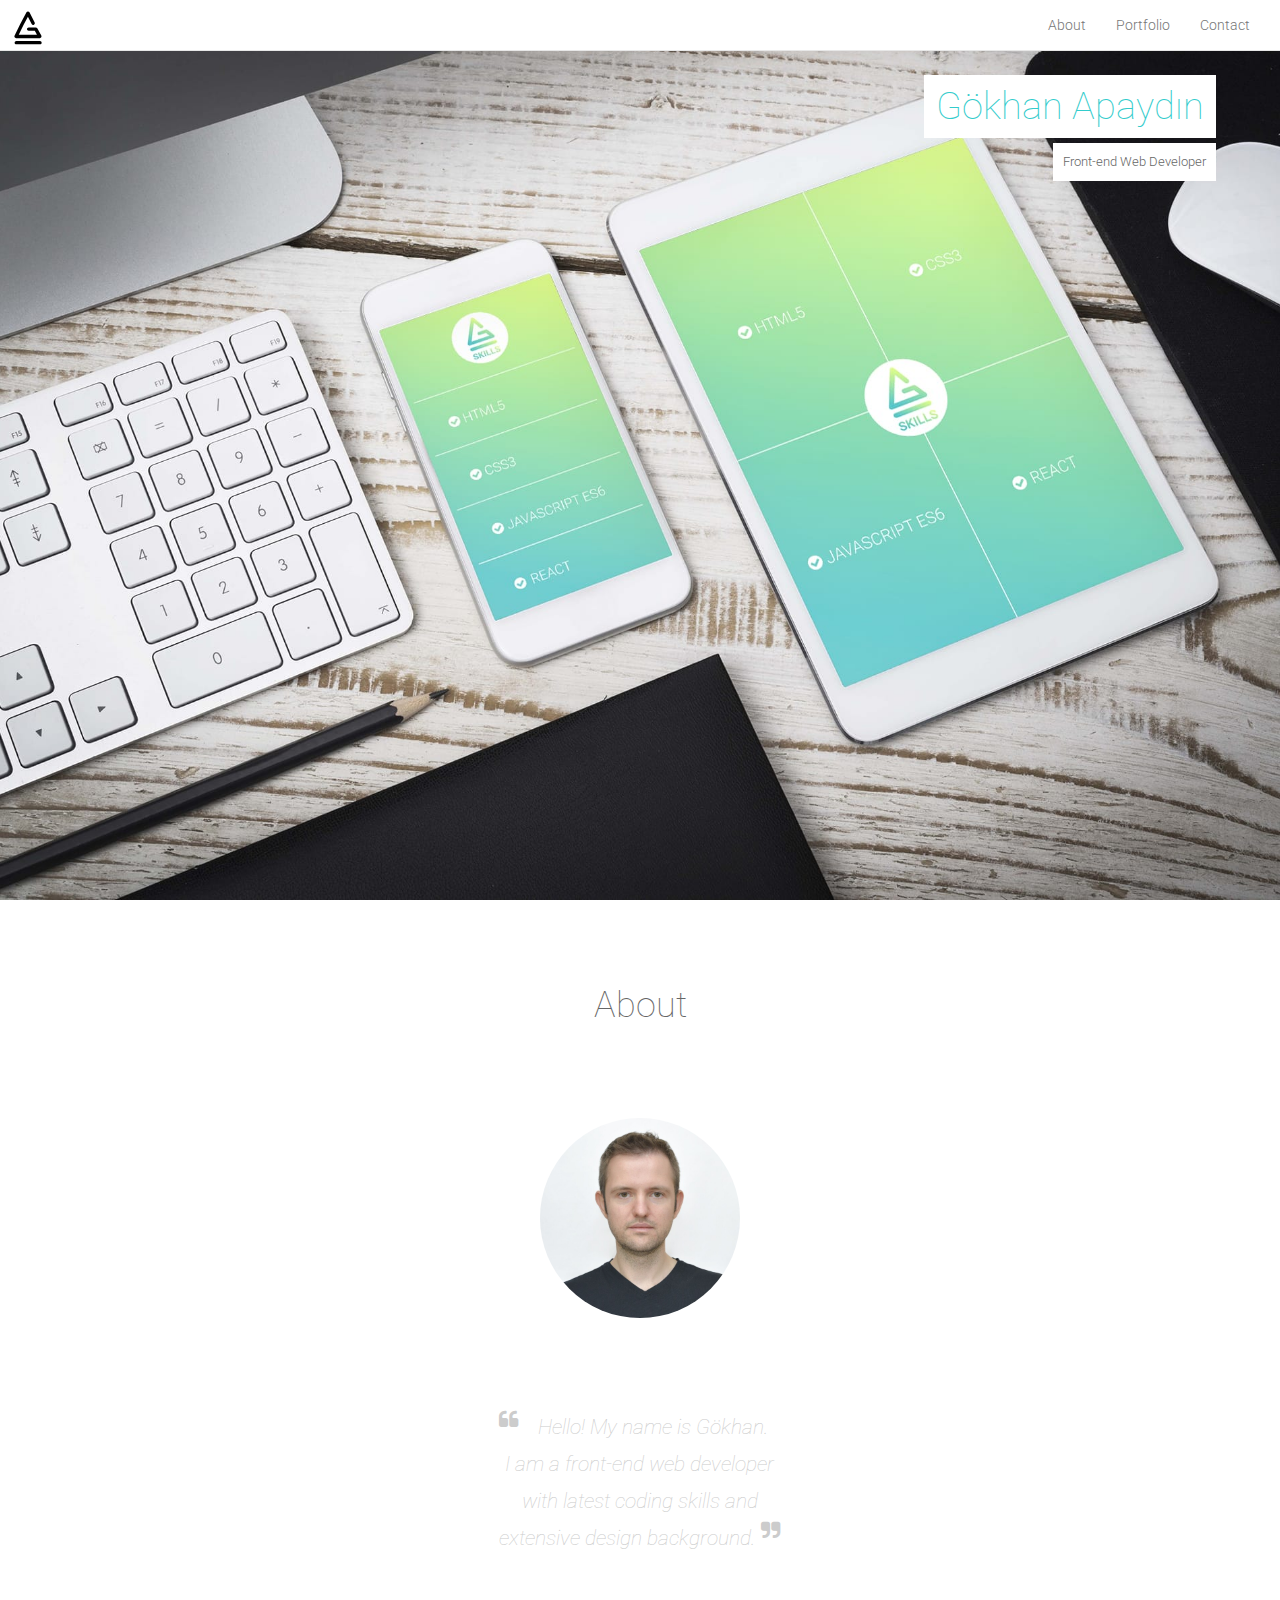
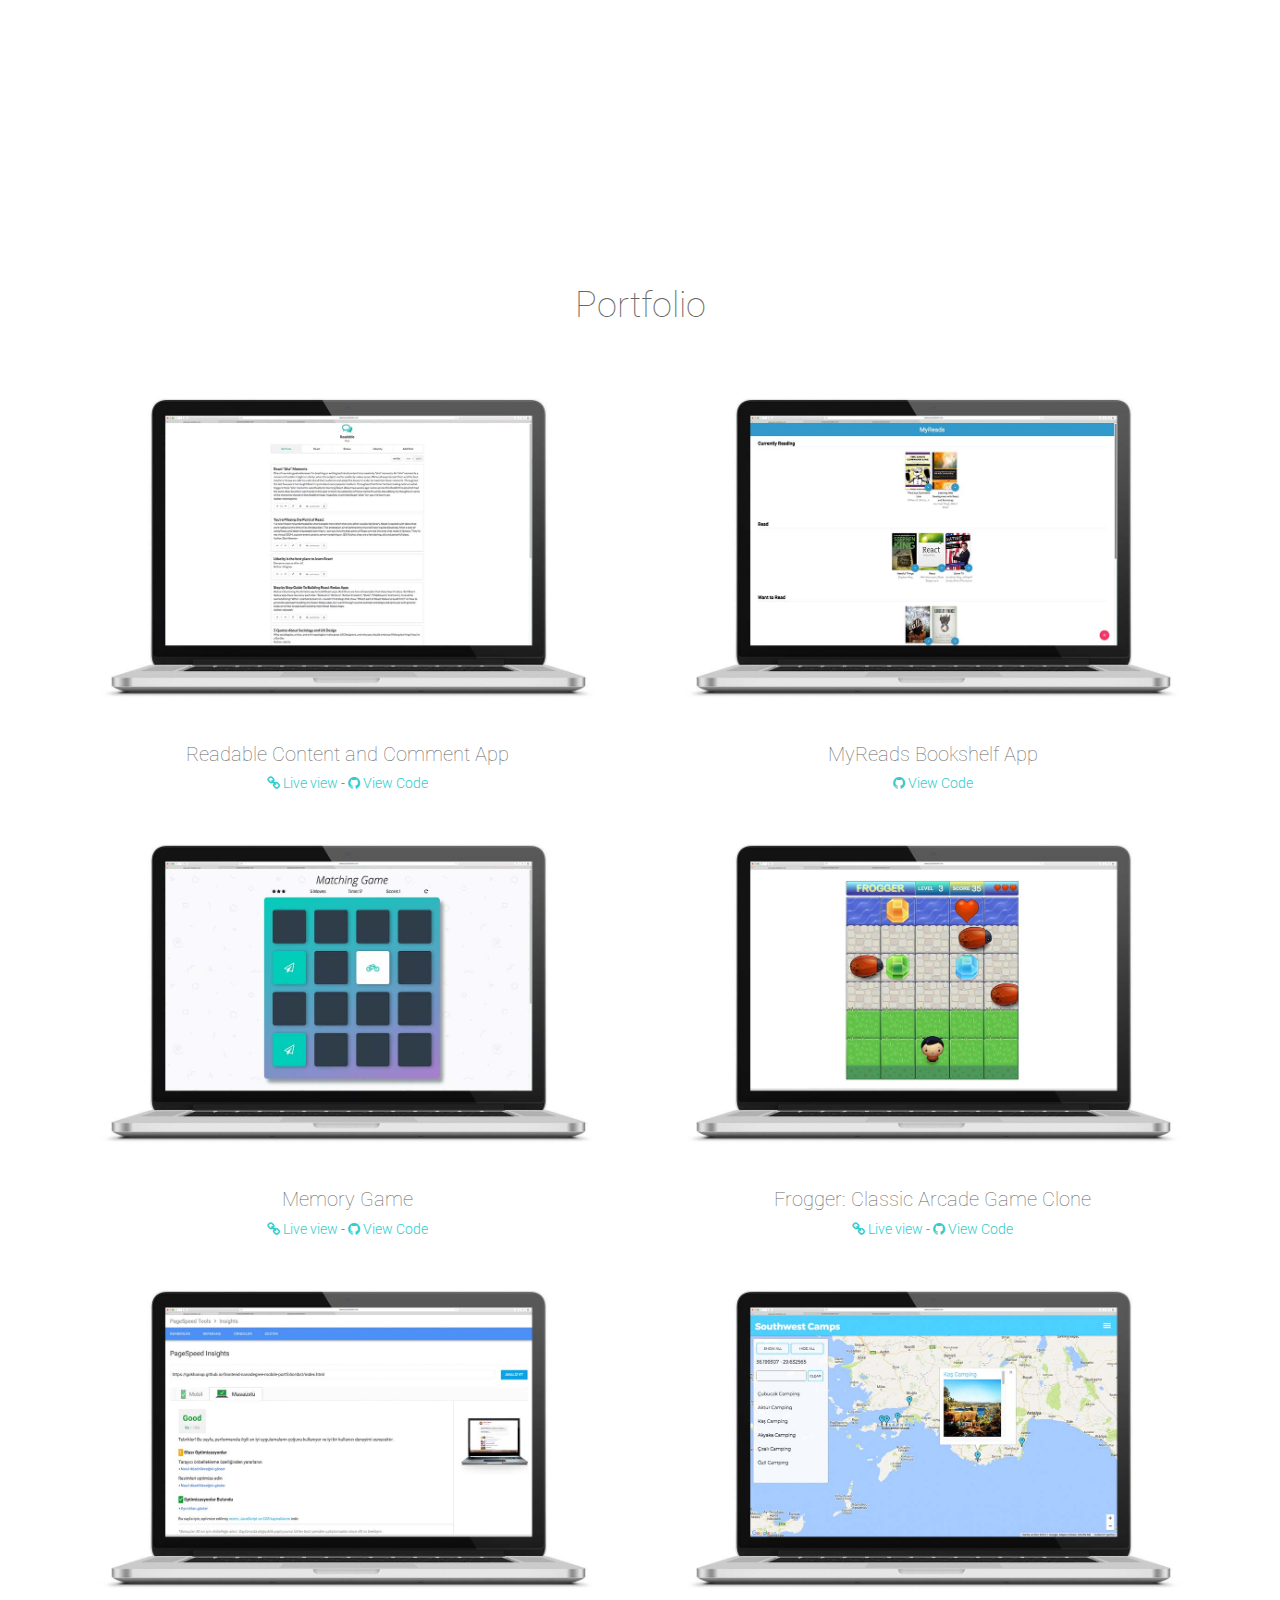
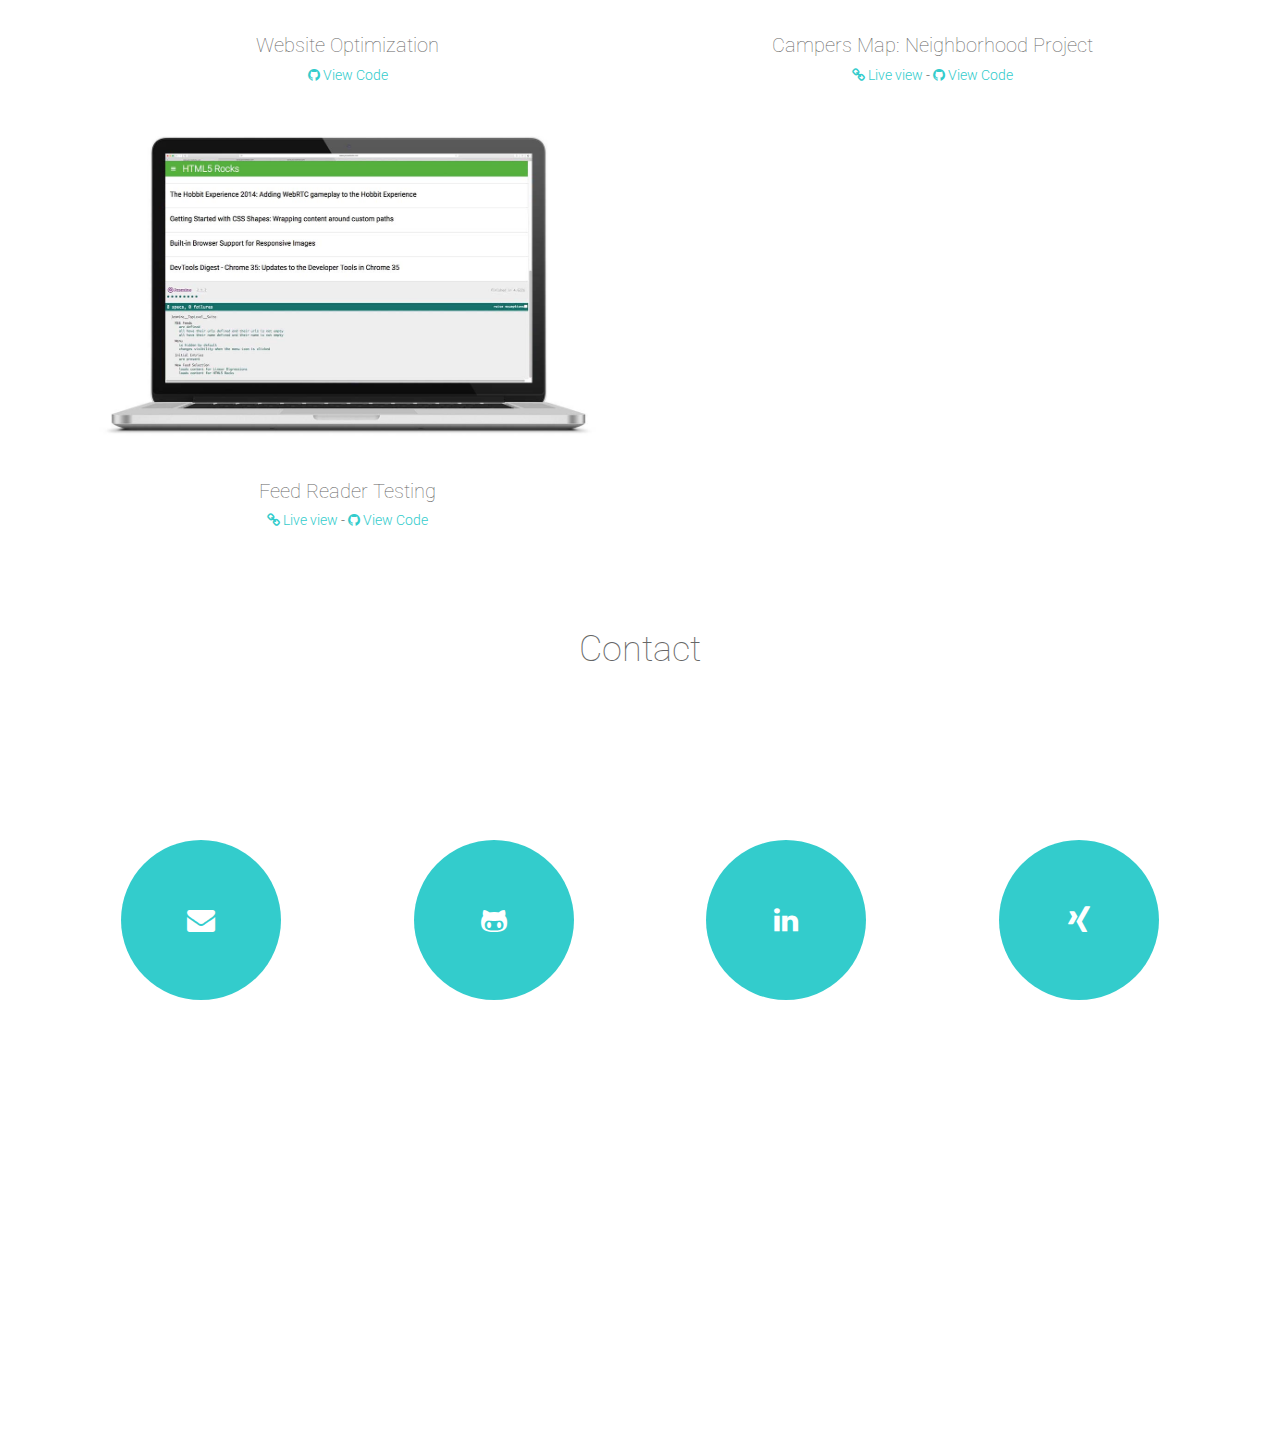
<file: index.html>
<!DOCTYPE html>
<html lang="en">

<head>
    <meta charset="utf-8">
    <meta http-equiv="X-UA-Compatible" content="IE=edge">
    <meta name="viewport" content="width=device-width, initial-scale=1">
    <title>Gokhan Apaydin Portfolio</title>
    <link rel="stylesheet" href="css/bootstrap.min.css">
    <link rel="stylesheet" href="css/style.css">
    <link href="https://fonts.googleapis.com/css?family=Roboto:100,300,400,700" rel="stylesheet">
    <link rel="stylesheet" href="font-awesome/css/font-awesome.min.css">
    <link rel="icon" href="img/logo2-08.png">
    <!-- Global site tag (gtag.js) - Google Analytics -->
    <script async src="https://www.googletagmanager.com/gtag/js?id=UA-104116201-1"></script>
    <script>
    window.dataLayer = window.dataLayer || [];
    function gtag(){dataLayer.push(arguments);}
    gtag('js', new Date());

    gtag('config', 'UA-104116201-1');
    </script>   
</head>

<body>
    
    <!-- HEADER -->
    <header id="home">
        <!-- NAVIGATION BAR -->
        <nav class="navbar navbar-default navbar-fixed-top">
            <div class="container-fluid">
                <div class="navbar-header">
                    <button type="button" class="navbar-toggle collapsed" data-toggle="collapse" data-target="#navbar" aria-expanded="false" aria-controls="navbar">
                        <span class="sr-only">Toggle navigation</span>
                        <span class="icon-bar"></span>
                        <span class="icon-bar"></span>
                        <span class="icon-bar"></span>
                    </button>
                    <a class="navbar-brand" href="#welcome"><img alt="Brand" src="img/logo2-08.svg" height="36px">
                    </a>
                </div>
                <div id="navbar" class="navbar-collapse collapse">
                    <ul class="nav navbar-nav pull-right">
                        <li><a href="#about">About</a>
                        </li>
                        <li><a href="#portfolio">Portfolio</a>
                        </li>
                        <li><a href="#contact">Contact</a>
                        </li>
                    </ul>
                </div>
            </div>
        </nav>
    </header>

    <!-- WELCOME (FLEX)-->
    <section id="welcome">
        <div id="message">
            <h1 id="name">Gökhan Apaydın<br></h1>
            <h3 id="role">Front-end Web Developer</h3>
        </div>
    </section>

    <!-- ABOUT (BOOTSTRAP)-->
    <div class="container">
        <section id="about">
            <div class="row">
                <div class="col-md-12">
                    <h2>About</h2>
                </div>
            </div>
            <div class="row">
                <div class="col-md-12">
                    <div id="bio">
                        <div class="biopic-container"><img src="img/propic.jpg" class="biopic" alt="Photo of Gökhan">
                        </div>
                        <div id="about-message">
                            <p><i class="fa fa-quote-left fa-pull-left" aria-hidden="true"></i>Hello! My name is Gökhan.
                                <br>I am a front-end web developer
                                <br>with latest coding skills and
                                <br>extensive design background.<i class="fa fa-quote-right fa-pull-right" aria-hidden="true"></i>
                            </p>
                        </div>
                    </div>
                </div>
            </div>
        </section>

        <!-- PORTFOLIO (BOOTSTRAP)-->
        <section id="portfolio">
            <div class="row">
                <div class="col-md-12">
                    <h2>Portfolio</h2>
                </div>
            </div>
            <div class="row">
                <article class="col-md-6">
                    <img src="img/p_readable_500.jpg" srcset="img/p_readable_500.jpg 500w, img/p_readable_800.jpg 800w, img/p_readable_1200.jpg 1200w" sizes="100%" class="img-responsive" alt="Readable screenshot" data-toggle="modal" data-target="#p_readable">
                    <h3>Readable Content and Comment App</h3>
                    <p>
                        <a href="https://readableapp.gokhanapaydin.com/" target="_blank">
                            <span class="fa fa-link"></span> Live view
                        </a>
                        <span> - </span>
                        <a href="https://github.com/gokhanap/reactnd-project-readable-starter" target="_blank">
                            <span class="fa fa-github"></span> View Code
                        </a>
                    </p>
                </article>
                <article class="col-md-6">
                    <img src="img/p_myreads_500.jpg" srcset="img/p_myreads_500.jpg 500w, img/p_myreads_800.jpg 800w, img/p_myreads_1200.jpg 1200w" sizes="100%" class="img-responsive" alt="Myreads screenshot" data-toggle="modal" data-target="#p_myreads">
                    <h3>MyReads Bookshelf App</h3>
                    <p>
                        <a href="https://github.com/gokhanap/reactnd-project-myreads-starter" target="_blank">
                            <span class="fa fa-github"></span> View Code
                        </a>
                    </p>
                </article>
            </div>

            <div class="row">
                <article class="col-md-6">
                    <img src="img/p_memory_500.jpg" srcset="img/p_memory_500.jpg 500w, img/p_memory_800.jpg 800w, img/p_memory_1200.jpg 1200w" sizes="100%" class="img-responsive" alt="Memory game screenshot" data-toggle="modal" data-target="#p_memory">
                    <h3 data-toggle="modal" data-target="#p_memory">Memory Game</h3>
                    <p>
                        <a href="https://gokhanap.github.io/fend-project-memory-game/" target="_blank">
                            <span class="fa fa-link"></span> Live view
                        </a>
                        <span> - </span>
                        <a href="https://github.com/gokhanap/fend-project-memory-game/" target="_blank">
                            <span class="fa fa-github"></span> View Code
                        </a>
                    </p>
                </article>

                <article class="col-md-6">
                    <img src="img/project2_500.jpg" srcset="img/project2_500.jpg 500w, img/project2_800.jpg 800w, img/project2_1200.jpg 1200w" sizes="100%" class="img-responsive" alt="Project2 screenshot" data-toggle="modal" data-target="#project2">
                    <h3>Frogger: Classic Arcade Game Clone</h3>
                    <p>
                        <a href="https://gokhanap.github.io/frontend-nanodegree-arcade-game/" target="_blank">
                            <span class="fa fa-link"></span> Live view
                        </a>
                        <span> - </span>
                        <a href="https://github.com/gokhanap/frontend-nanodegree-arcade-game" target="_blank">
                            <span class="fa fa-github"></span> View Code
                        </a>
                    </p>
                </article>
            </div>

            <div class="row">
                <article class="col-md-6">
                    <img src="img/project3_500.jpg" srcset="img/project3_500.jpg 500w, img/project3_800.jpg 800w, img/project3_1200.jpg 1200w" sizes="100%" class="img-responsive" alt="Project3 screenshot" data-toggle="modal" data-target="#project3">
                    <h3>Website Optimization</h3>
                    <p>
                        <a href="https://github.com/gokhanap/frontend-nanodegree-mobile-portfolio" target="_blank">
                            <span class="fa fa-github"></span> View Code
                        </a>
                    </p>
                </article>
                <article class="col-md-6">
                    <img src="img/project4_500.jpg" srcset="img/project4_500.jpg 500w, img/project4_800.jpg 800w, img/project4_1200.jpg 1200w" sizes="100%" class="img-responsive" alt="Project4 screenshot" data-toggle="modal" data-target="#project4">
                    <h3>Campers Map: Neighborhood Project</h3>
                    <p>
                        <a href="https://gokhanap.github.io/frontend-nanodegree-neighborhood/index.html" target="_blank">
                            <span class="fa fa-link"></span> Live view
                        </a>
                        <span> - </span>
                        <a href="https://github.com/gokhanap/frontend-nanodegree-neighborhood" target="_blank">
                            <span class="fa fa-github"></span> View Code
                        </a>
                    </p>
                </article>
            </div>

            <div class="row">
                <article class="col-md-6">
                    <img src="img/project5_500.jpg" srcset="img/project5_500.jpg 500w, img/project5_800.jpg 800w, img/project5_1200.jpg 1200w" sizes="100%" class="img-responsive" alt="Project5 screenshot" data-toggle="modal" data-target="#project5">
                    <h3>Feed Reader Testing</h3>
                    <p>
                        <a href="https://gokhanap.github.io/frontend-nanodegree-feedreader/index.html" target="_blank">
                            <span class="fa fa-link"></span> Live view
                        </a>
                        <span> - </span>
                        <a href="https://github.com/gokhanap/frontend-nanodegree-feedreader" target="_blank">
                            <span class="fa fa-github"></span> View Code
                        </a>
                    </p>
                </article>
            </div>
        </section>

        <!-- CONTACT (BOOTSTRAP)-->
        <section id="contact">
            <div class="row">
                <div class="col-md-12 text-center">
                    <h2>Contact</h2>
                </div>
            </div>
            <div class="row">
                <div class="col-sm-3 col-xs-12">
                    <a href="mailto:gapay84@gmail.com">
                        <div class="contact-item">
                            <span class="fa fa-envelope fa-2x"></span>
                        </div>
                    </a>
                </div>
                <div class="col-sm-3 col-xs-12">
                    <a href="https://github.com/gokhanap" target="_blank">
                        <div class="contact-item">
                            <span class="fa fa-github-alt fa-2x"></span>
                        </div>
                    </a>
                </div>
                <div class="col-sm-3 col-xs-12">
                    <a href="https://www.linkedin.com/in/gapaydin" target="_blank">
                        <div class="contact-item">
                            <span class="fa fa-linkedin fa-2x"></span>
                        </div>
                    </a>
                </div>
                <div class="col-sm-3 col-xs-12">
                    <a href="https://www.xing.com/profile/ZGokhan_Apaydin" target="_blank">
                        <div class="contact-item">
                            <span class="fa fa-xing fa-2x"></span>
                        </div>
                    </a>
                </div>
            </div>
        </section>
    </div>

    <!-- Modal-->
    <!-- p_readable -->
    <div class="modal fade" id="p_readable" tabindex="-1" role="dialog" aria-labelledby="myModalLabel" aria-hidden="true">
        <div class="modal-dialog">
            <div class="modal-content">
                <div class="modal-header">
                    <h4 class="modal-title">Readable Content and Comment App</h4>
                </div>
                <div class="modal-body">
                    <img class="img-responsive" src="./img/p_readable_800.jpg"> 
                    
                    <p>Built a social content and discussion web application that allows users to submit content in addition to voting and commenting. Leveraged React to build a dynamic user interface, as well as Redux to manage global application state.</p>

                </div>
                <div class="modal-footer">                    
                    <button type="button" class="btn btn-link"> 
                        <a href="https://readableapp.gokhanapaydin.com/" style="color:inherit" target="_blank">
                            <span class="fa fa-link"></span>
                            Live View
                        </a>
                    </button>
                    <button type="button" class="btn btn-link"> 
                        <a href="https://github.com/gokhanap/reactnd-project-readable-starter" style="color:inherit" target="_blank">
                            <span class="fa fa-github"></span>
                            View Code
                        </a>
                    </button>                  
                    <button type="button" class="btn btn-default" data-dismiss="modal">Close</button>
                </div>
            </div>
        </div>
    </div>

    <!-- p_myreads -->
    <div class="modal fade" id="p_myreads" tabindex="-1" role="dialog" aria-labelledby="myModalLabel" aria-hidden="true">
        <div class="modal-dialog">
            <div class="modal-content">
                <div class="modal-header">
                    <h4 class="modal-title">MyReads Bookshelf App</h4>
                </div>
                <div class="modal-body">
                    <img class="img-responsive" src="./img/p_myreads_800.jpg"> Built a responsive web application that allows users to select and categorize books into a virtual bookshelf. Leveraged React to support a dynamic user interface that interacts with an API server and client library.
                </div>
                <div class="modal-footer">                    
                        <!-- <button type="button" class="btn btn-link"> 
                            <a href="#" style="color:inherit" target="_blank">
                                <span class="fa fa-link"></span>
                                Live View
                            </a>
                        </button> -->
                        <button type="button" class="btn btn-link"> 
                            <a href="https://github.com/gokhanap/reactnd-project-myreads-starter" style="color:inherit" target="_blank">
                                <span class="fa fa-github"></span>
                                View Code
                            </a>
                        </button>                  
                        <button type="button" class="btn btn-default" data-dismiss="modal">Close</button>
                </div>
            </div>
        </div>
    </div>

    <!-- p_memory -->
    <div class="modal fade" id="p_memory" tabindex="-1" role="dialog" aria-labelledby="myModalLabel" aria-hidden="true">
        <div class="modal-dialog">
            <div class="modal-content">
                <div class="modal-header">
                    <h4 class="modal-title">Memory Game</h4>                  
                </div>
                <div class="modal-body">
                    <img class="img-responsive" src="./img/p_memory_800.jpg"> 
                    An interactive memory game made for udacity front-end web developer nanodegree program.
                </div>
                <div class="modal-footer">                    
                        <button type="button" class="btn btn-link"> 
                            <a href="https://gokhanap.github.io/fend-project-memory-game/" style="color:inherit" target="_blank">
                                <span class="fa fa-link"></span>
                                Live View
                            </a>
                        </button>
                        <button type="button" class="btn btn-link"> 
                            <a href="https://github.com/gokhanap/fend-project-memory-game/" style="color:inherit" target="_blank">
                                <span class="fa fa-github"></span>
                                View Code
                            </a>
                        </button>                  
                        <button type="button" class="btn btn-default" data-dismiss="modal">Close</button>
                </div>
            </div>
        </div>
    </div>
    <!-- Project2 -->
    <div class="modal fade" id="project2" tabindex="-1" role="dialog" aria-labelledby="myModalLabel" aria-hidden="true">
        <div class="modal-dialog">
            <div class="modal-content">
                <div class="modal-header">
                    <h4 class="modal-title">Frogger: Classic Arcade Game Clone</h4>
                </div>
                <div class="modal-body">
                    <img class="img-responsive" src="./img/project2_800.jpg"> An HTML5 Canvas powered video game, developed using the best practices in Object Oriented JavaScript.
                </div>
                <div class="modal-footer">                    
                        <button type="button" class="btn btn-link"> 
                            <a href="https://gokhanap.github.io/frontend-nanodegree-arcade-game/" style="color:inherit" target="_blank">
                                <span class="fa fa-link"></span>
                                Live View
                            </a>
                        </button>
                        <button type="button" class="btn btn-link"> 
                            <a href="https://github.com/gokhanap/frontend-nanodegree-arcade-game" style="color:inherit" target="_blank">
                                <span class="fa fa-github"></span>
                                View Code
                            </a>
                        </button>                  
                        <button type="button" class="btn btn-default" data-dismiss="modal">Close</button>
                </div>
            </div>
        </div>
    </div>

    <!-- Project3 -->
    <div class="modal fade" id="project3" tabindex="-1" role="dialog" aria-labelledby="myModalLabel" aria-hidden="true">
        <div class="modal-dialog">
            <div class="modal-content">
                <div class="modal-header">
                    <h4 class="modal-title">Website Optimization</h4>
                </div>
                <div class="modal-body">
                    <img class="img-responsive" src="./img/project3_800.jpg"> Optimized an inefficient web application's JavaScript, CSS and assets delivery, ensuring it runs at 60fps and achieves a PageSpeed score of at least 90.
                </div>
                <div class="modal-footer">                    
                        <!-- <button type="button" class="btn btn-link"> 
                            <a href="#" style="color:inherit" target="_blank">
                                <span class="fa fa-link"></span>
                                Live View
                            </a>
                        </button> -->
                        <button type="button" class="btn btn-link"> 
                            <a href="https://github.com/gokhanap/frontend-nanodegree-mobile-portfolio" style="color:inherit" target="_blank">
                                <span class="fa fa-github"></span>
                                View Code
                            </a>
                        </button>                  
                        <button type="button" class="btn btn-default" data-dismiss="modal">Close</button>
                </div>
            </div>
        </div>
    </div>

    <!-- Project4 -->
    <div class="modal fade" id="project4" tabindex="-1" role="dialog" aria-labelledby="myModalLabel" aria-hidden="true">
        <div class="modal-dialog">
            <div class="modal-content">
                <div class="modal-header">
                    <h4 class="modal-title">Campers Map: Neighborhood Project</h4>
                </div>
                <div class="modal-body">
                    <img class="img-responsive" src="./img/project4_800.jpg"> A single-page web application, built using the Knockout framework, that displays a Google Map of an area and various points of interest. Users can search all included landmarks and, when selected, additional photos from a landmark is presented from the FourSquare API.
                </div>
                <div class="modal-footer">                    
                        <button type="button" class="btn btn-link"> 
                            <a href="https://gokhanap.github.io/frontend-nanodegree-neighborhood/index.html" style="color:inherit" target="_blank">
                                <span class="fa fa-link"></span>
                                Live View
                            </a>
                        </button>
                        <button type="button" class="btn btn-link"> 
                            <a href="https://github.com/gokhanap/frontend-nanodegree-neighborhood" style="color:inherit" target="_blank">
                                <span class="fa fa-github"></span>
                                View Code
                            </a>
                        </button>                  
                        <button type="button" class="btn btn-default" data-dismiss="modal">Close</button>
                </div>
            </div>
        </div>
    </div>

    <!-- Project5 -->
    <div class="modal fade" id="project5" tabindex="-1" role="dialog" aria-labelledby="myModalLabel" aria-hidden="true">
        <div class="modal-dialog">
            <div class="modal-content">
                <div class="modal-header">
                    <h4 class="modal-title">Feed Reader Testing</h4>
                </div>
                <div class="modal-body">
                    <img class="img-responsive" src="./img/project5_800.jpg"> Wrote comprehensive unit tests, using the Jasmine testing framework, for an RSS Feed Reader application that uses Google's RSS API.
                </div>
                <div class="modal-footer">                    
                        <button type="button" class="btn btn-link"> 
                            <a href="https://gokhanap.github.io/frontend-nanodegree-feedreader/index.html" style="color:inherit" target="_blank">
                                <span class="fa fa-link"></span>
                                Live View
                            </a>
                        </button>
                        <button type="button" class="btn btn-link"> 
                            <a href="https://github.com/gokhanap/frontend-nanodegree-feedreader" style="color:inherit" target="_blank">
                                <span class="fa fa-github"></span>
                                View Code
                            </a>
                        </button>                  
                        <button type="button" class="btn btn-default" data-dismiss="modal">Close</button>
                </div>
            </div>
        </div>
    </div>

    <!-- Bootstrap core JavaScript
    ================================================== -->
    <!-- Placed at the end of the document so the pages load faster -->
    <script src="https://ajax.googleapis.com/ajax/libs/jquery/1.12.4/jquery.min.js"></script>
    <script src="js/myjavascript.js"></script>
    <script>
        window.jQuery || document.write('<script src="../../assets/js/vendor/jquery.min.js"><\/script>')
    </script>
    <script src="js/bootstrap.min.js"></script>
</body>

</html>
</file>
<file: css/style.css>
/* General Style */
body {
    font-family: "Roboto", Helvetica, Arial, sans-serif;
    font-weight: 300;
    padding-top: 50px;
    padding-bottom: 0px;
    color: #666;
}
article>img {
    cursor: pointer;
}
h2 {
    font-weight: 100;
    font-size: 36px;
    color: #666;
    margin-top: 30px;
    text-align: center;
}
h3 {
    font-weight: 100;
    font-size: 20px;
    color: #666;
    margin-top: 5px;
    margin-bottom: 5px;
}
h4 {
    font-weight: 100;
    font-size: 18px;
    color: #666;
}
p {
    margin-top: 0;
}
a {
    color: #3cc;
}
article {
    display: inline-block;
}

/* Welcome Section */
#welcome {
    display: flex;
    min-height: 100vh;
    padding-top: 50px;
    margin-top: -50px;
    background-image: url(../img/welcome1_2000.jpg);
    background-size: cover;
    background-position: center;
}
#message {
    /* display: flex justify-content: flex-end; */
    margin-left: auto;
    margin-right: 5%;
}
#name {
    font-weight: 100;
    font-size: 38px;
    color: #3cc;
    background-color: #fff;
    padding: 4px 12px 4px 12px;
    margin-bottom: 0;
}
#role {
    display: inline;
    float: right;
    font-weight: 300;
    font-size: 90%;
    text-align: right;
    background-color: #fff;
    padding: 10px 10px 10px 10px;
}

/* Portfolio Section */
#portfolio {
    min-height: 100vh;
    padding-top: 50px;
    text-align: center;
}

/* About Section */
#about {
    min-height: 100vh;
    padding-top: 50px;
    text-align: center;
}
.biopic {
    width: 200px;
    height: 200px;
    border-radius: 50%;
    margin-top: 5%;
}
#about-message {
    font-style: italic;
    font-weight: 100;
    font-size: 1.5em;
    color: #ccc;
    line-height: 1.75em;
    padding-top: 8%;
    display: inline-block;
}

/* Contact Section */
#contact {
    min-height: 100vh;
    padding-top: 50px;
    text-align: center;
}
#contact>.row:nth-child(2) {
    padding-top: 10%;
}
.contact-item {
    height: 160px;
    width: 160px;
    margin: 20px 20px 20px 20px;
    background-color: #3cc;
    border-radius: 50%;
    line-height: 170px;
    color: #fff;
    display: inline-block;
}
.contact-item:hover {
    background-color: #fff;
    border: 5px solid #3cc;
    color: #3cc;
}
.section-title {
    width: 100%;
    align-self: flex-start;
}

/* Navigation */
.navbar {
    margin-bottom: 0px;
    background-color: #fff;
}
.navbar-brand {
    padding: 10px 10px;
}

/* Media Queries */
@media screen and (max-width: 768px) {
    .contact-item {
        height: 80px;
        width: 80px;
        margin: 8px 8px 8px 8px;
        line-height: 90px;
    }
    #contact>.row:nth-child(2) {
        padding-top: 0;
    }
    #welcome {
    background-image: url(../img/welcome1_1000.jpg);
}
}
</file>
